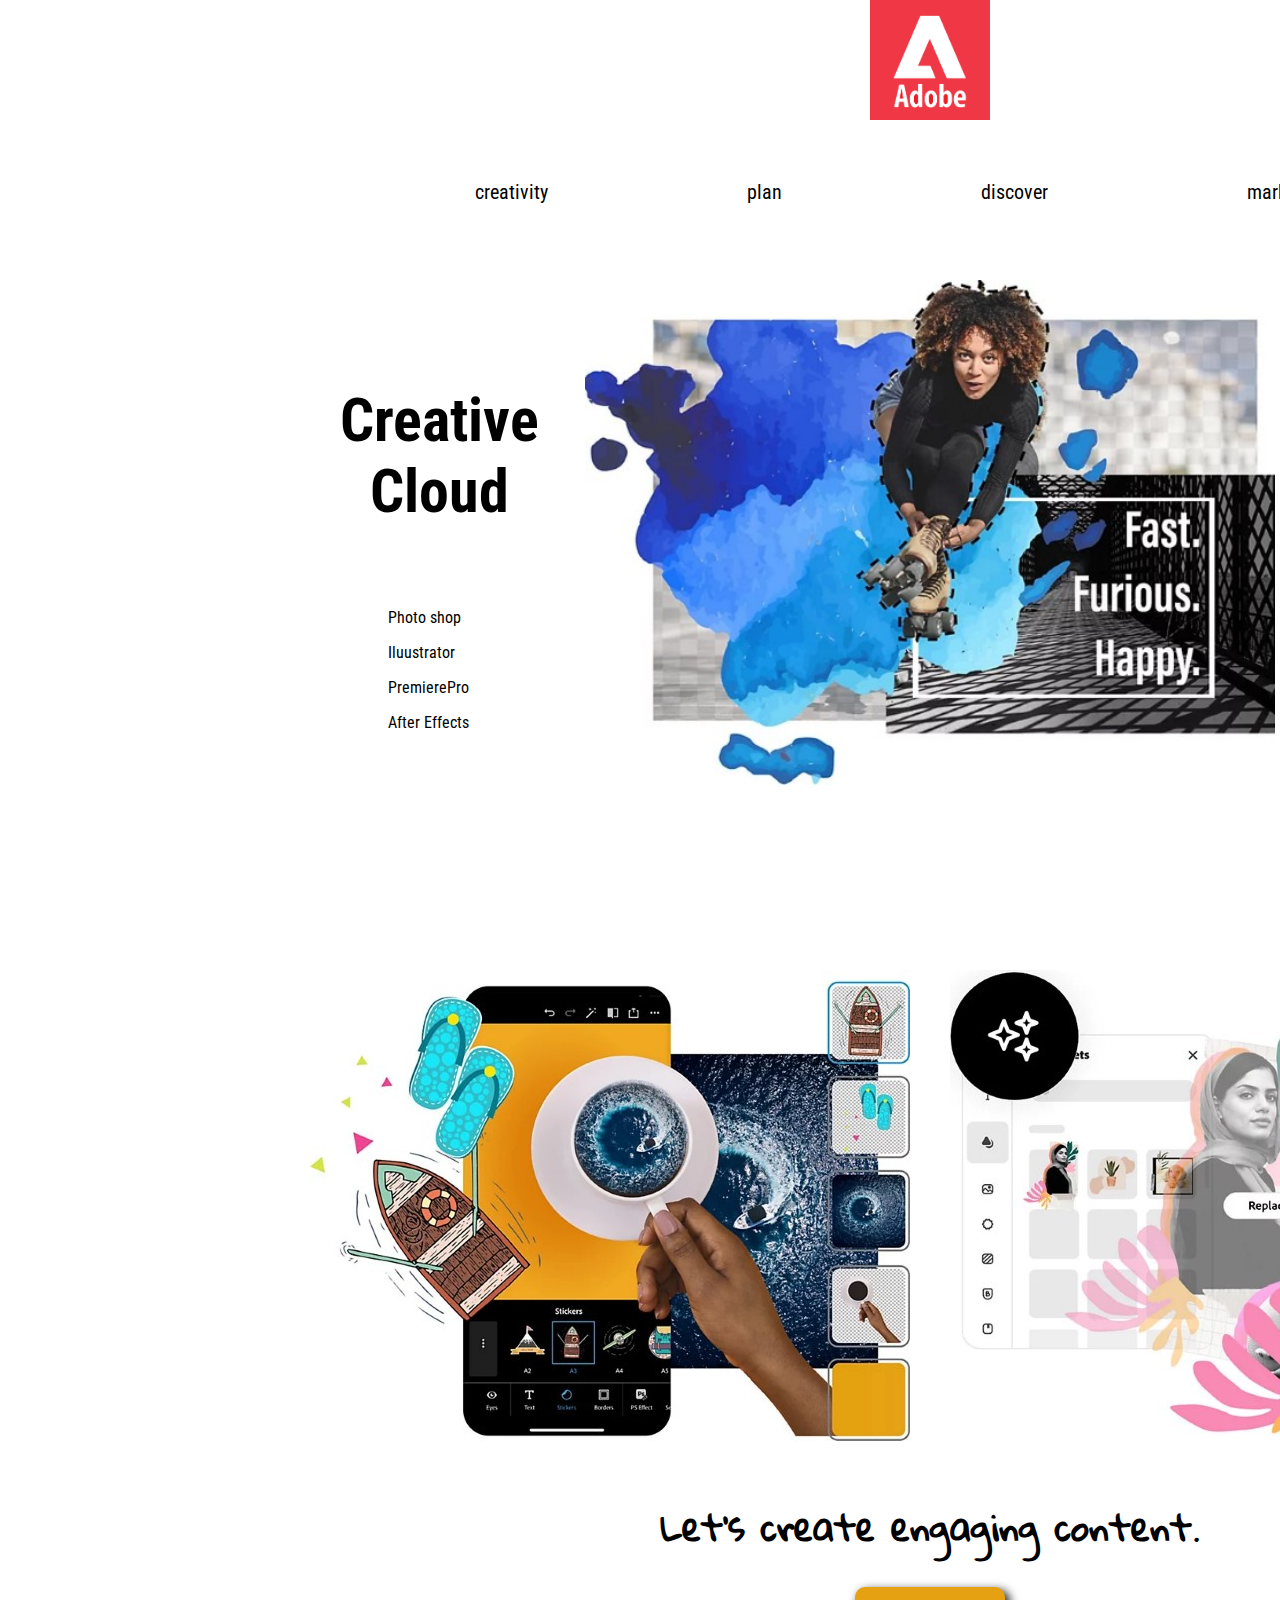
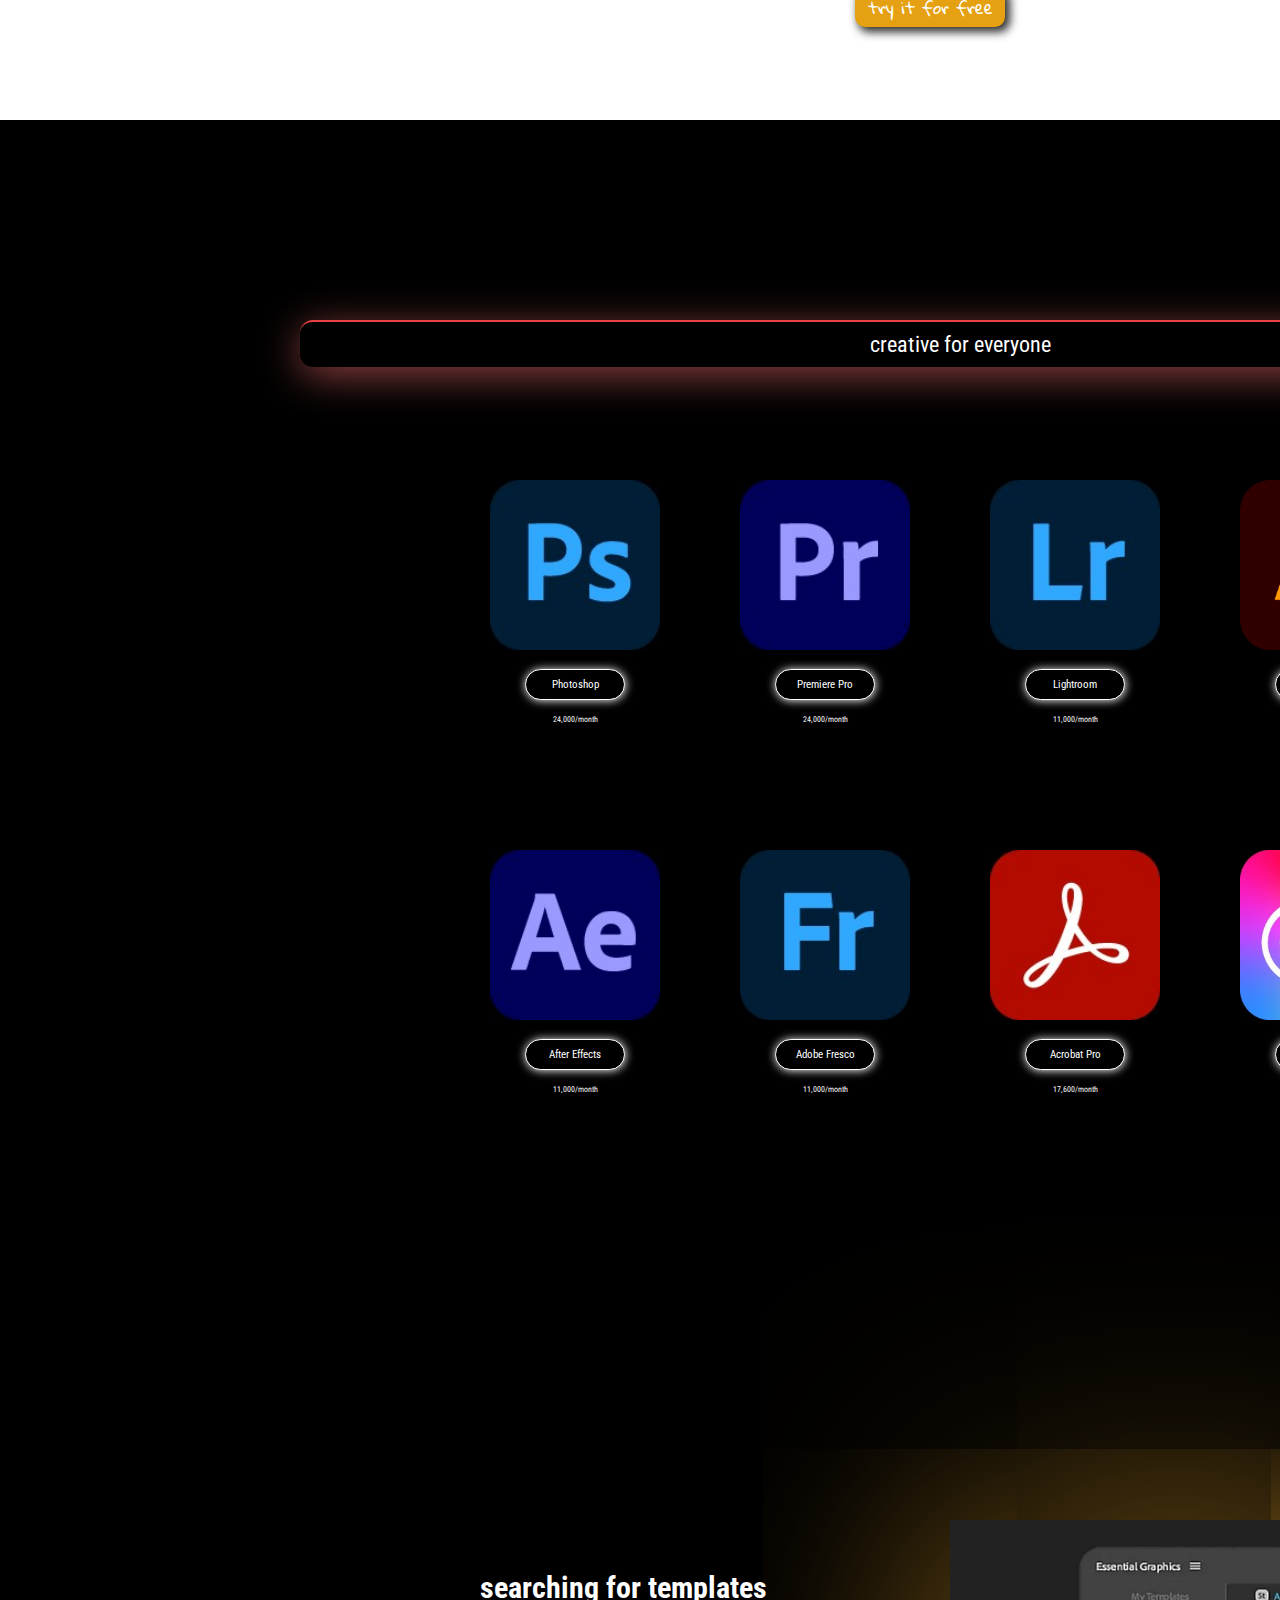
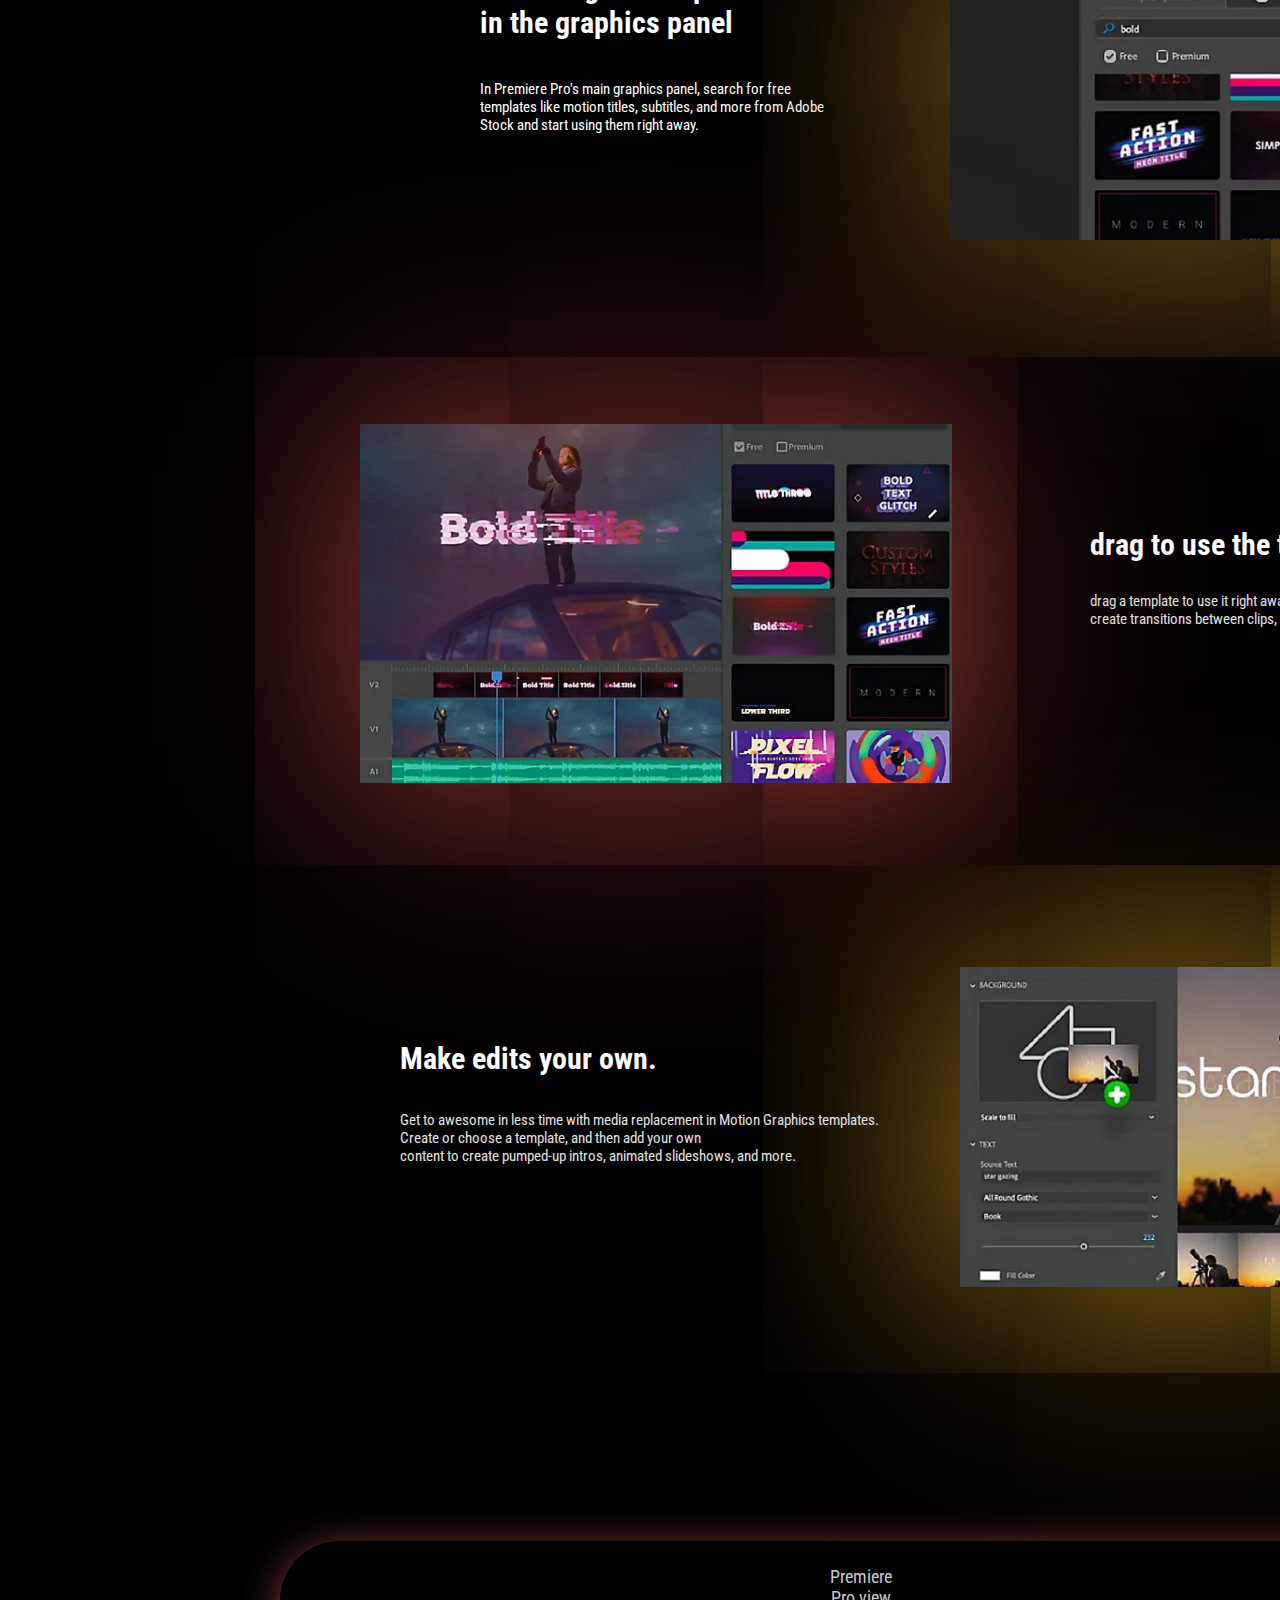
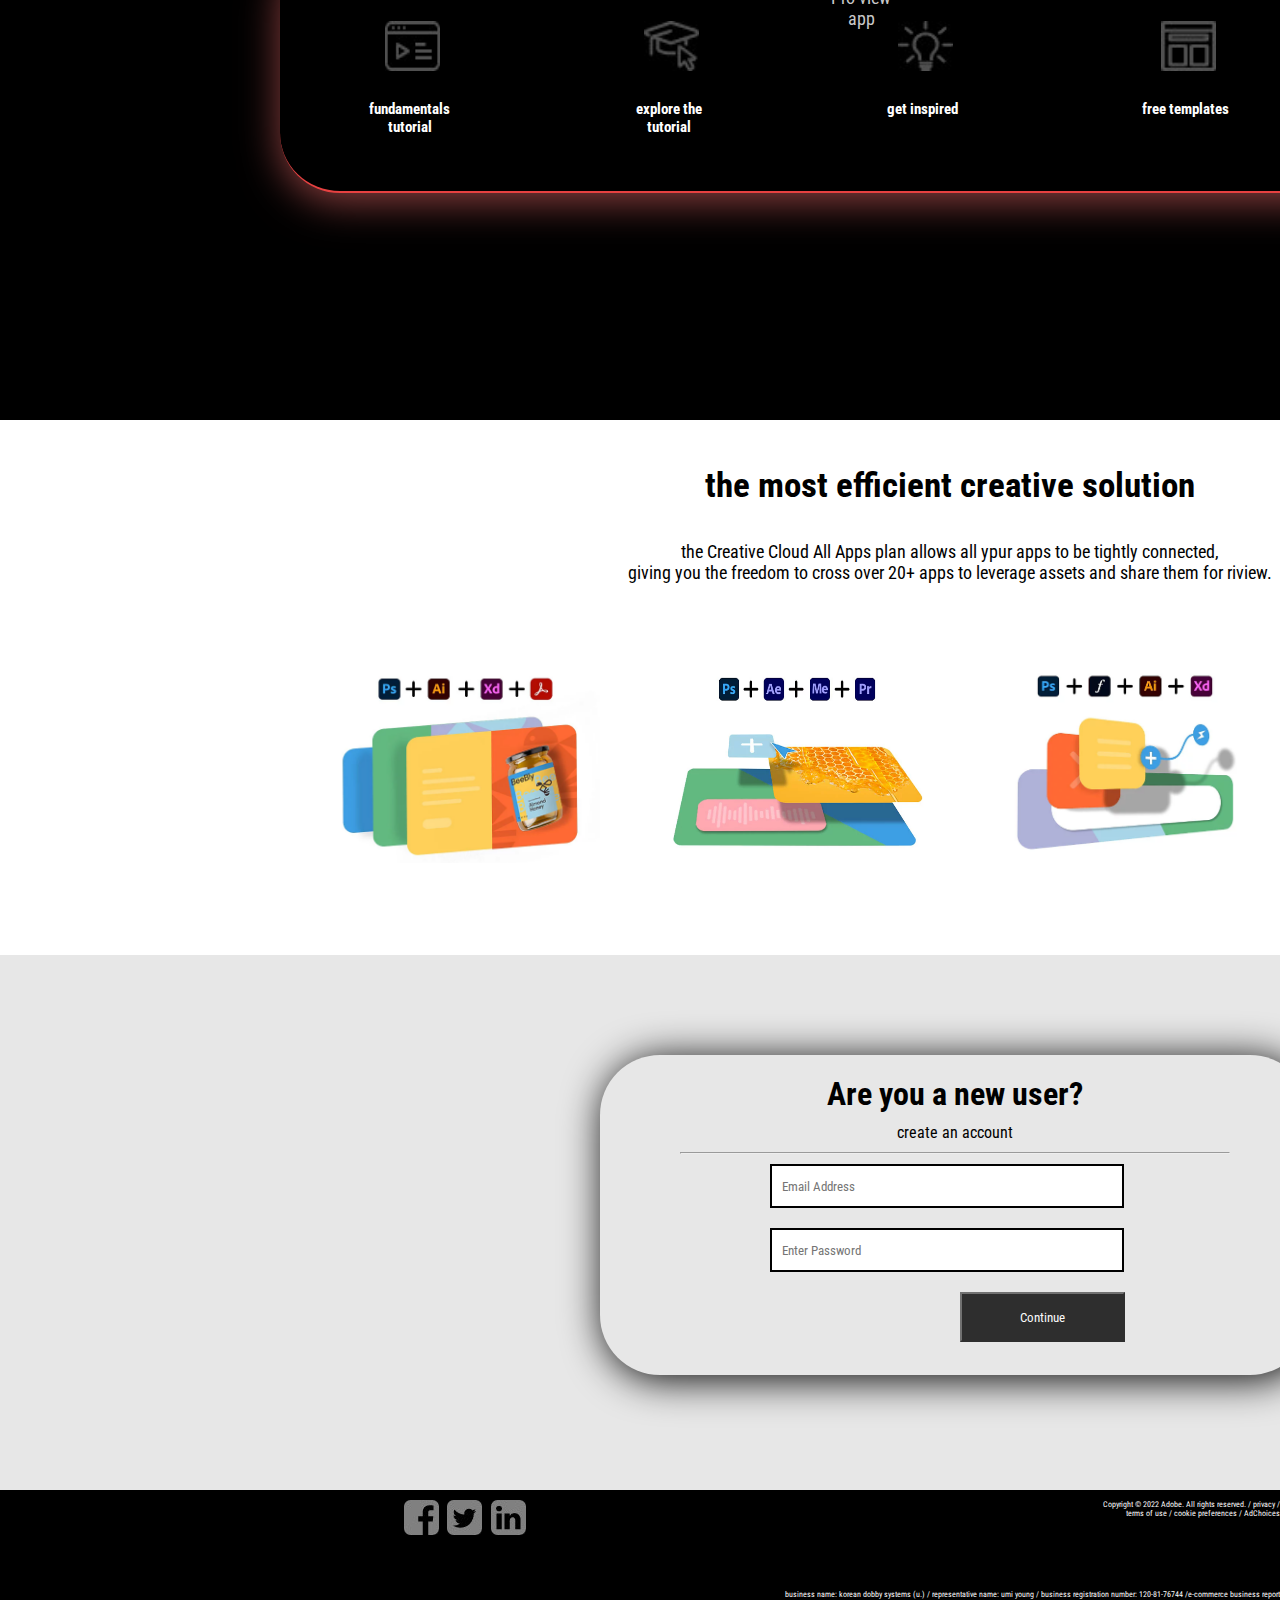
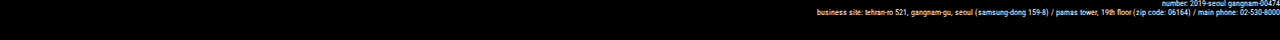
<file: index.html>
<!DOCTYPE html>
<html lang="en">
<head>
    <meta charset="UTF-8">
    <meta http-equiv="X-UA-Compatible" content="IE=edge">
    <meta name="viewport" content="width=device-width, initial-scale=1.0">
    <title>adobe main</title>
    <link rel="stylesheet" href="css/index.css">
   
</head>
<body>
  
    <div id="main">
        <header>
            <div id="logo">
                <a href="index.html"><img src="img/main/logo.png" alt="logo"></a>
            </div>
            <div id="login">
                <div><a href="#"><img src="img/main/manubar.png" alt="search"></a></div>
                <div><a href="#"><img src="img/main/admin.png" alt="admin"></a></div>
                <div><a href="#"><img src="img/main/menubar1.png" alt="menubar"></a></div>
            </div>
            <nav>


                <div id="menu">
                    <a href="detail_page.html" class="link">creativity  </a>
                    <a href="plan.html" class="link">plan</a>
                    <a href="#" class="link">discover</a>
                    <a href="#" class="link">marketing&commercr</a>
        
                </div>
        
        
        
            </nav>

        </header>

        <div id="slider">
            <h1>Creative <br>Cloud</h1>
            <ul>
                <li><a href="#"> Photo shop</a></li>
                <li><a href="#">Iluustrator</a></li>
                <li><a href="#">PremierePro</a></li>
                <li><a href="#">After Effects</a></li>
            </ul>
            <img src="img/main/main.jpg" alt="main_img">
            <p>welcome. <br>
                new Creative Cloud Express free use,<br> 
                Creative Cloud products free experience report<br>
                visualizing imagine realized how learn look at.</p>
            <h2>MAKE</h2>

            <button class="bt1">  Plan now </button>

        </div>

        <section>
            
            <div id="sub-img">
                <div class="sub-img1"><a href="#"><img src="img/main/sub1.jpg" alt="sub1"></a></div> 
                <div class="sub-img2"><a href="#"><img src="img/main/main2.jpg" alt="sub2"></a></div>
             
                </div>
                <h2> Let's create engaging content.</h2>
                <button type="button"> try it for free </button>
    

        </section>       
    
    </div>

    <div id="sub1">
        <div id="sub1-list">
            <a href="#" class="p1"><p>creative for everyone</p></a>
            
            
        
            <div id="list-box">
                <!--Photoshop-->
                <div class="box1"> <a href="https://www.adobe.com/products/photoshop.html"><img src="img/main/list1.jpg" alt="list1"></a>
                    <button type="button"> Photoshop </button>
                    <p>24,000/month</p>
                </div>
                <!--Premiere Pro-->
                <div class="box2"><a href="https://www.adobe.com/creativecloud/video.html"><img src="img/main/list2.jpg" alt="list2"></a>
                    <button type="button"> Premiere Pro </button>
                    <p>24,000/month</p>  
                </div>
                <!--Lightroom-->
                <div class="box3"><a href="https://www.adobe.com/products/photoshop-lightroom.html"><img src="img/main/list3.jpg" alt="list3"></a>
                
                    <button type="button"> Lightroom </button>
                    <p>11,000/month</p> 
                
                </div>
                <!--Illustratop-->
                <div class="box4"><a href="https://www.adobe.com/products/illustrator.html"><img src="img/main/list4.png" alt="list4"></a>
                
                 <button type="button"> Illustratop </button>
                 <p>24,000/month</p> 
                
                </div>
                <!--After Effectsm-->            
                <div class="box5"><a href="https://www.adobe.com/products/aftereffects.html?promoid=2K4PCGG9&mv=other"><img src="img/main/list5.jpg" alt="list5"></a>
    
                    <button type="button"> After Effects </button>
                    <p>11,000/month</p>    
                
               </div>
               <!--Adobe Fresco-->
                <div class="box6"><a href="https://www.adobe.com/products/fresco.html"><img src="img/main/list6.jpg" alt="list6"></a>
    
                    <button type="button"> Adobe Fresco </button>
                    <p>11,000/month</p> 
    
                </div>
                <!--Acrobat Pro-->
                <div class="box7"><a href="https://www.adobe.com/products/acrobat-pro-cc.html"><img src="img/main/list7.jpg" alt="list7"></a>
    
                    <button type="button"> Acrobat Pro </button>
                    <p>17,600/month</p> 
              
                </div>
              
                <div class="box8"><a href="https://www.adobe.com/creativecloud.html"><img src="img/main/list8.jpg" alt="list8"></a>
    
                    <button type="button"> Creative Cloud </button>
                    <p>62,000/month</p> 
                   
                </div>
            </div>
        </div>

       

        <div id="sub2_page">
        

            <div id="page">
                <div class="box1">
                    <h2>searching for templates<br>
    
                        in the graphics panel</h2>
                    <p>In Premiere Pro's main graphics panel, search for free <br>
                        templates like motion titles, subtitles, and more from Adobe <br>
                        Stock and start using them right away.</p>
                </div>
                <div class="box2">
                    <img src="img/main/script1.jpg" alt="script1" >
                </div>
            
                <div class="box3"><img src="img/main/script2.jpg" alt="script2" ></div>
                <div class="box4">
                    <h2>drag to use the template directly</h2>
                    <p>drag a template to use it right away. preview template effects, <br>
                        create transitions between clips, or change templates freely.</p>
                </div>

                <div class="box5"><img src="img/main/script3.jpg" alt="script3" ></div>
                <div class="box6">
                    <h2>Make edits your own.</h2>
                    <p>Get to awesome in less time with media replacement in Motion Graphics templates.<br> Create or choose a template, and then add your own<br> content to create pumped-up intros, animated slideshows, and more.</p>
                </div>
    
                <div id="sub2-iconbox">
                    <p class="pro">Premiere Pro view app</p>
                    
                    <div id="icon">
                        <div class="icon1">
                        <a href="#"><img src="img/main/icon1.jpg" alt="icon1"></a>
                        <h5>fundamentals<br>
                            tutorial</h5>
                        </div>
                            
                        <div  class="icon2"><a href="#">
                            <img src="img/main/icon2.jpg" alt="icon2"></a>
                            <h5>explore the <br>
                             tutorial</h5>
                        </div>
    
                        <div  class="icon3">
                            <a href="#"><img src="img/main/icon3.jpg" alt="icon3"></a>
                            <h5>get inspired</h5>
                        </div>
                        
                        <div  class="icon4">
                            <a href="#"><img src="img/main/icon4.jpg" alt="icon4"></a>
                            <h5>free templates</h5>
                        </div>
    
                        <div  class="icon5">
                            <a href="#"><img src="img/main/icon5.jpg" alt="icon5"></a>
                            <h5>get help</h5>
                        </div>
                    </div>   
                </div> 
            </div>   
        </div>
    </div>

        <div id="sub2_bn">
            <div id="sub2-text">
                <h4>the most efficient creative solution</h4>
                <p>the Creative Cloud All Apps plan allows all ypur apps to be tightly connected,<br>
                giving you the freedom to cross over 20+ apps to leverage  assets and share them for riview.
                </p>
            </div>

            <div class="bn-box">
                <div class="bn">
                    <a href="#"><img src="img/main/bn1.PNG" alt="bn1"></a>
                </div>

                <div class="bn">
                    <a href="#"><img src="img/main/bn2.PNG" alt="bn2"></a>
                </div>

                <div class="bn">
                    <a href="#"><img src="img/main/bn3.PNG" alt="bn3"></a>
                </div>
                <div class="bn">
                    <a href="#"><img src="img/main/bn4.PNG" alt="bn4"> </a>
                </div>
            </div>

        </div>

        <div id="sub2_account">

            <div id="account">
                <form>
                    <h1>Are you a new user?</h1>
                    <p>create an account</p>
                    <hr>
    
                    
                    <input type="text" name="email" id="email" placeholder="Email Address" required><br>
                    
                    
                    <input type="password" name="password" id="password" placeholder="Enter Password" required>
    
                    <div class="button">
                        <button type="button">Continue</button>
                    </div>
                </form>
            </div>
         </div>
    

    <div id="footer">
        
        <div id="foooter-icon">
            <a href="#"><img src="img/main/f_icon1.jpg" alt="f_icon1"></a>
            <a href="#"><img src="img/main/f_icon2.jpg" alt="f_icon2"></a>
            <a href="#"><img src="img/main/f_icon3.jpg" alt="f_icon3"></a>
            
        </div>
        <p class="p1">
            Copyright © 2022 Adobe. All rights reserved.  / privacy / terms of use / cookie preferences / AdChoices

        </p>
        <p class="p2">
            business name: korean dobby systems (u.) / representative name: umi young / business registration number: 120-81-76744 /e-commerce business report number: 2019-seoul gangnam-00474<br> 
            business site: tehran-ro 521, gangnam-gu, seoul (samsung-dong 159-8) / parnas tower, 19th floor (zip code: 06164) / main phone: 02-530-8000
        </p>


    </div>
   
   
    
</body>
</html>
</file>
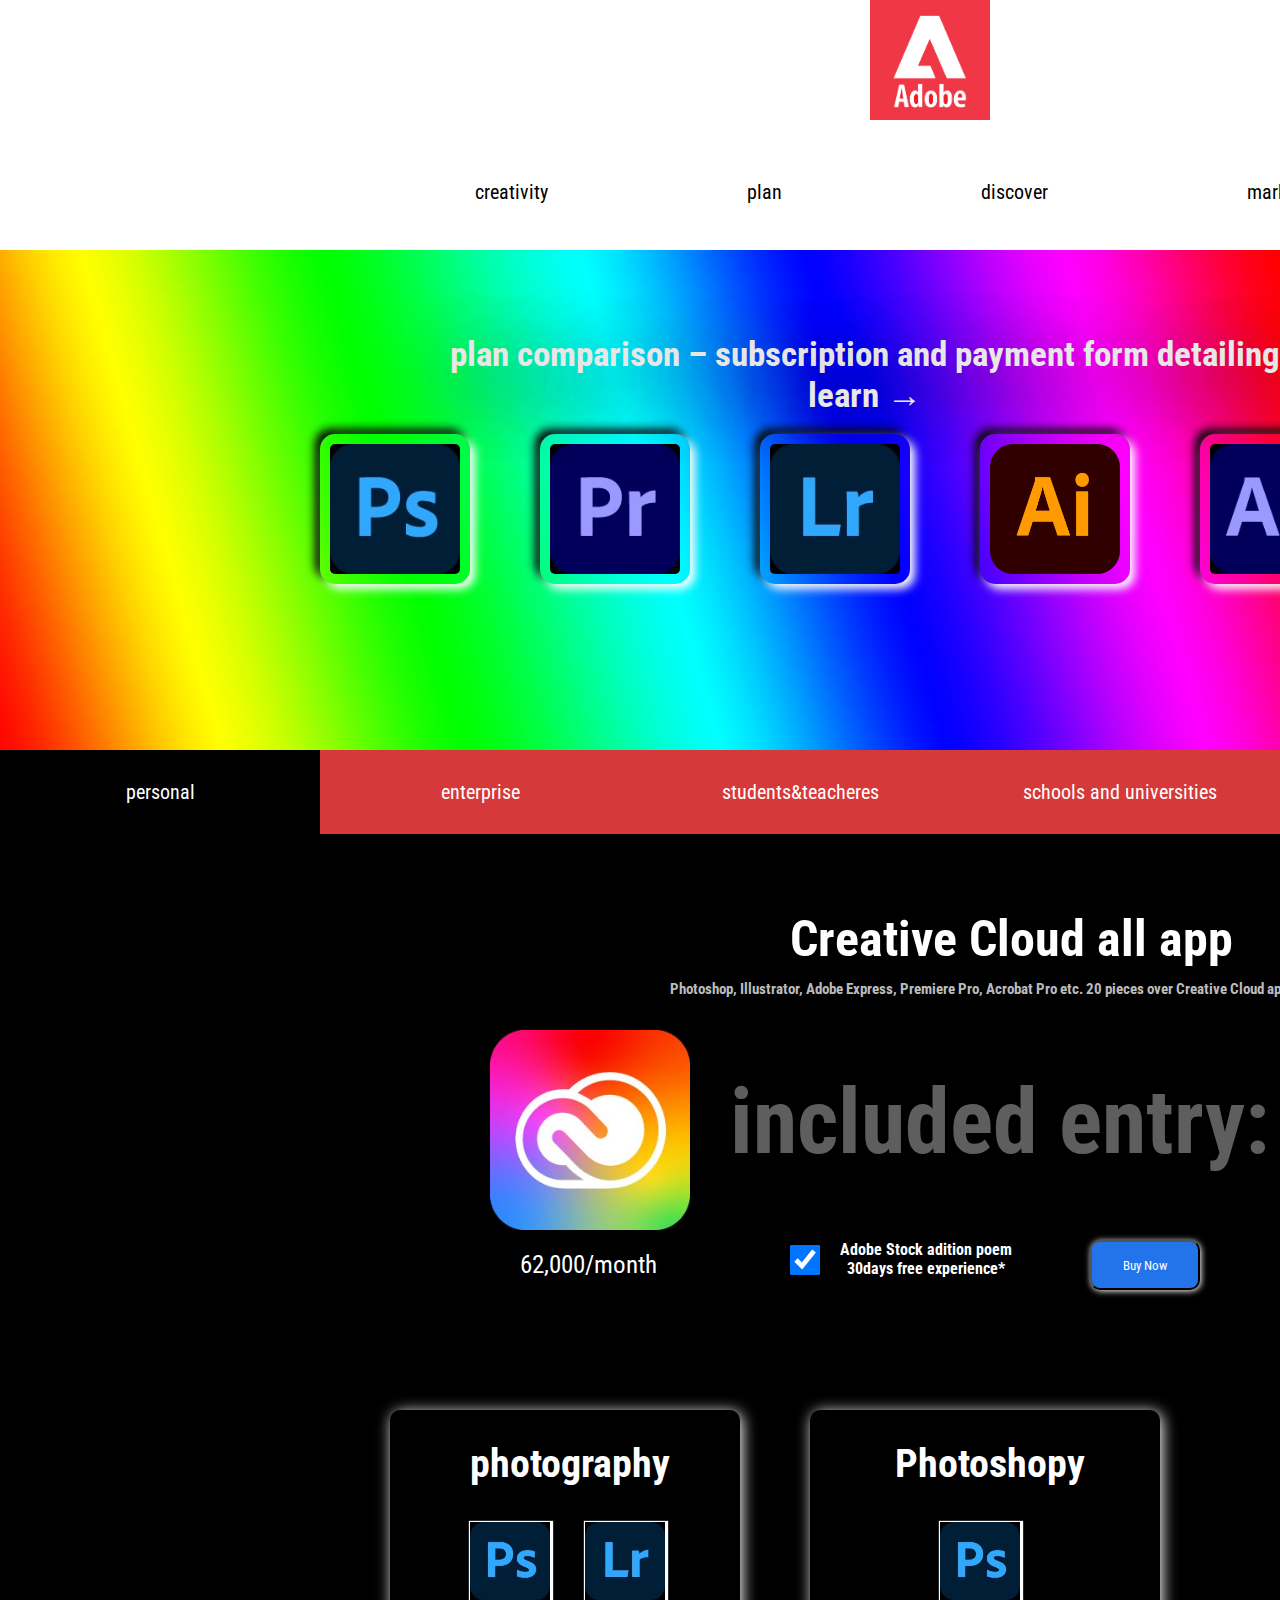
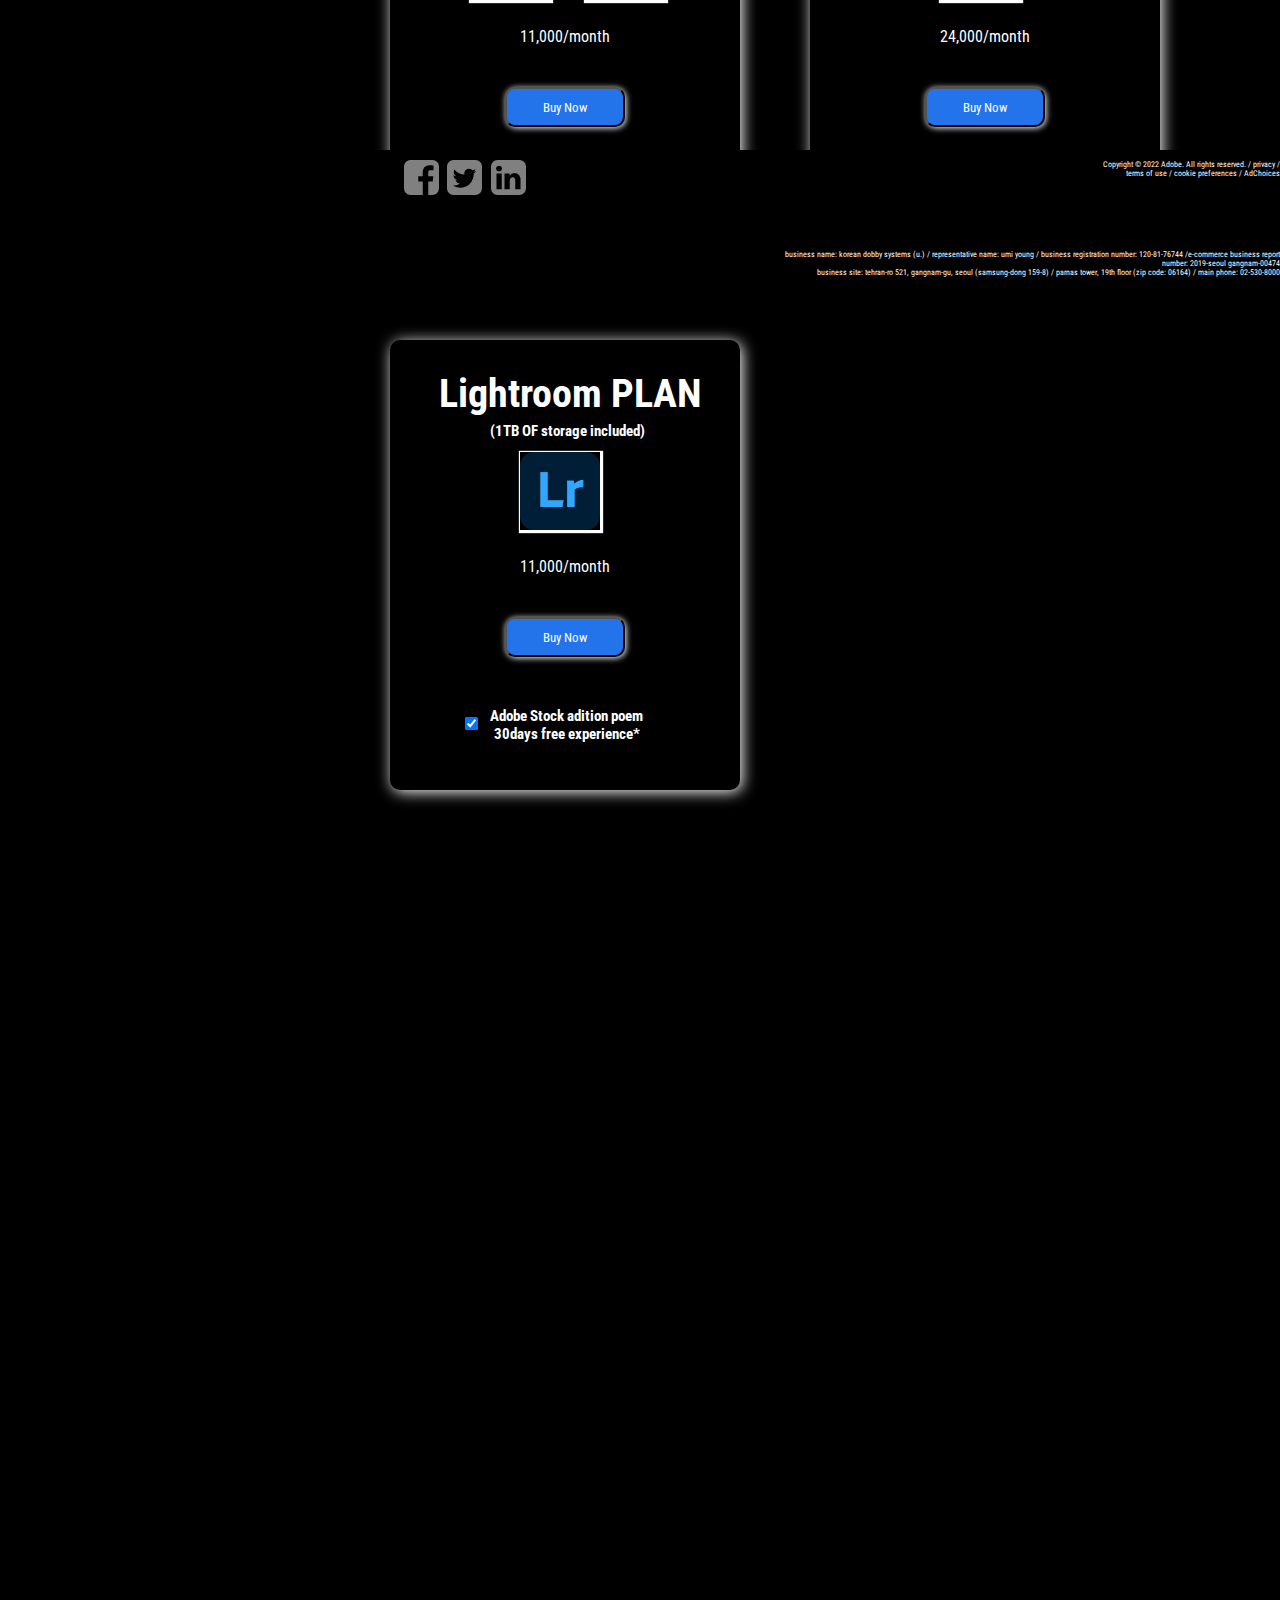
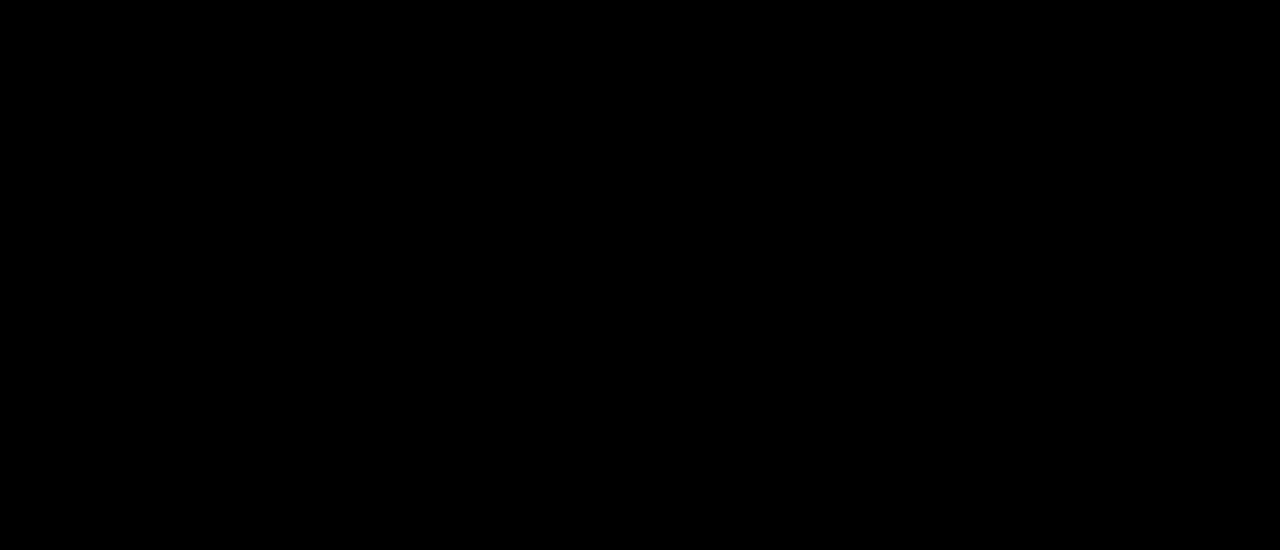
<file: plan.html>
<!DOCTYPE html>
<html lang="en">
<head>
    <meta charset="UTF-8">
    <meta http-equiv="X-UA-Compatible" content="IE=edge">
    <meta name="viewport" content="width=device-width, initial-scale=1.0">
    <title>plan page</title>
    <link rel="stylesheet" href="css/footer.css">
    <link rel="stylesheet" href="css/main.css">
    <link rel="stylesheet" href="css/plan.css">
    
    <script src="https://ajax.aspnetcdn.com/ajax/jQuery/jquery-3.4.0.min.js"></script>
    
</head>

<body>
  
    <div id="main">
        <header>
            <div id="logo">
                <a href="index.html"><img src="img/main/logo.png" alt="logo"></a>
            </div>
            <div id="login">
                <div><a href="#"><img src="img/main/manubar.png" alt="search"></a></div>
                <div><a href="#"><img src="img/main/admin.png" alt="admin"></a></div>
                <div><a href="#"><img src="img/main/menubar1.png" alt="menubar"></a></div>
            </div>
            <nav>


                <div id="menu">
                    <a href="detail_page.html" class="link">creativity  </a>
                    <a href="plan.html" class="link">plan</a>
                    <a href="#" class="link">discover</a>
                    <a href="#" class="link">marketing&commercr</a>
        
                </div>
        
        
        
            </nav>

        </header>
    </div>
</div>
    <div id="slider">
        <img src="img/plan/slider.jpg" alt="sub2" class="blob">
        <h1 class="s_h1"><a href="">plan comparison – subscription and payment form detailing learn →</a> </h1>
        <div id="iconlist">
        <a href="#"><img src="img/main/list1.jpg" alt="list1" class="icon"></a>
        <a href="#"><img src="img/main/list2.jpg" alt="list2" class="icon"></a>
        <a href="#"><img src="img/main/list3.jpg" alt="list3" class="icon"></a>
        <a href="#"><img src="img/main/list4.png" alt="list4" class="icon"></a>
        <a href="#"><img src="img/main/list5.jpg" alt="list5" class="icon"></a>
        <a href="#"><img src="img/main/list6.jpg" alt="list6" class="icon"></a>
    </div>


    <div id="sub-plan">

        <div id="plan">
            <button class="tablink" onclick="openPage('personal',this,'black')" id="defaultOpen">personal</button>
            <button class="tablink" onclick="openPage('enterprise',this,'black')">enterprise</button>
            <button class="tablink" onclick="openPage('student',this,'black')">students&teacheres</button>
            <button class="tablink" onclick="openPage('schools',this,'black')">schools and universities</button>
        </div>

        <div id="personal" class="tabcontent">
            <div id="container1">
                <div class="item1">
                    <a href="#"><img src="img/main/list8.jpg" alt="lsit8"></a>
                    <h2>Creative Cloud all app</h2>
                    <h3>Photoshop, Illustrator, Adobe Express, Premiere Pro, Acrobat Pro etc. 20 pieces over Creative Cloud apps use it.</h3>
                    <input type="checkbox" name="plan" id="box_plan" checked> 
                    <h4>Adobe Stock adition poem<br> 30days free experience*</h4>
                    <p>62,000/month</p>
                    <button type="button" id="myBtn">Buy Now</button>
                    
                    <h5>included entry:</h5>
                    <div class="title"> 
                        <span class="title-content">Acrobat Pro  </span>
                        <span class="title-content title-second">Photoshop  </span>
                        <span class="title-content title-third">Illustrator </span>
                        <span class="title-content title-fourth">InDesigne </span>
                        <a href=""><span class="title-content title-five"> The more </span></a>
                    </div>
                   
                </div>
                <div class="item">
                    <h2>photography</h2>
                    <div class="img1"><img src="img/main/list1.jpg" alt="list1"></div>
                    <div class="img2"><img src="img/main/list3.jpg" alt="list3"></div>
                    
                    <p>11,000/month</p>
           
                    <input type="checkbox" name="plan" id="box_plan" checked> 
                    <h4>Adobe Stock adition poem<br> 30days free experience*</h4>
                    <button type="button">Buy Now</button>
                </div>
                <div class="item">
                    <h2>Photoshopy</h2>
                    
                    <div class="img3"><img src="img/main/list1.jpg" alt="list1"></div>
                    <p>24,000/month</p>
           
                    <input type="checkbox" name="plan" id="box_plan" checked> 
                    <h4>Adobe Stock adition poem<br> 30days free experience*</h4>
                    <button type="button" id="myBtn">Buy Now</button>

                   
                </div>

                <div class="item">
                    <h2>Lightroom PLAN<br> <span>(1TB OF storage included)</span></h2>
                    
                    <div class="img4"><img src="img/main/list3.jpg" alt="list3"></div>
                    <p>11,000/month</p>
           
                    <input type="checkbox" name="plan" id="box_plan" checked> 
                    <h4>Adobe Stock adition poem<br> 30days free experience*</h4>
                    <button type="button">Buy Now</button>
                </div>
            </div>
        </div>
        <div id="enterprise"class="tabcontent">
            <div id="container2">
                <div class="caption1">
                    <p>go to school without a bag with<br> a
                        mobile app</p>
                        <div id="imgbox">
                            <div class="img"></div>
                            <div class="img"></div>
                            <div class="img"></div>
                        </div>

                </div>
            </div>
           
        </div>
        <div id="student"class="tabcontent">
            <div id="container3">
                <div class="caption">
                    <div class="step">
                        <div class="step1">
                        <h6>STEP 01.</h6>
                        <h4>check your student or teacher status</h5>
                        <h5>use the buttons below to see if you're eligible for student<br> and teacher discounts.</h5>
                        </div>
                    </div>
                    <div class="step">
                        <div class="step2">
                            <h6>STEP 02.</h6>
                            <h4>Buy Creative Cloud</h4>
                            <h5>Press the Buy button to buy Creative Cloud.</h5>
                            </div>
                    </div>
                    <div class="step">
                        <div class="step3">
                            <h6>STEP 03.</h6>
                            <h4>please enter your school and major information</h4>
                            <h5>at the end of the payment process, enter your school<br> and major information.</h5>
                            </div>
                    </div>
                </div>
                <div class="caption2">
                    <div class="itembox">
                        <p>All Adobe apps<br>
                            at the price of one app</p>
                        <div class="item">
                            <h3>Creative Cloud for<br>
                                Students and Teachers</h3>
                            <h4>Get all 30 Adobe apps for less than 1 app at a time</h4>
                            <h5>monthly payment of ₩23,100</h5>
                            <button type="button" class="btn1" >try it for free</button>
                            <button type="button" class="btn2">buy now</button>
                        </div>
                        <div class="item" >
                            <h3>Creative Cloud All Apps for<br>
                            the End User</h3>
                            <h4>even if you are not a student, graphics, footage, etc.

                                Get access to all 30 Adobe apps</h4>
                            <h5>monthly payment of ₩62,000</h5>
                            <button type="button" class="btn1" >learn more</button>
                            
                        </div>
                    </div>
                </div>
                <div class="caption3">
                    <p>go to school without a bag with<br> a
                        mobile app</p>
                    <div class="imgbox">
                        
                            <div id="img1"><img src="img/plan/st1.PNG" alt=""></div>
                            <div id="img2"><img src="img/plan/st2.PNG" alt=""></div>
                            <div id="img3"><img src="img/plan/st3.PNG" alt=""></div>
                            <div id="img4"><img src="img/plan/st4.PNG" alt=""></div>
                            <div id="img5"><img src="img/plan/st5.PNG" alt=""></div>
                    </div>
                </div>
            </div>
            
        </div>
        <div id="schools"class="tabcontent">
            
    </div>
     <!--order form *display:none* button click-show-->
     <div id="myModal" class="modal"> 
        <div id="orderbox" class="modal-content">
            <span class="close">&times;</span>

            <div class="col1">
                <form action="/action_page.php" class="form-container">

                    <label for="method"> <b> add a payment met hod </b> </label>
                    <select name="method" id="method">
                        <option value="method1">credit/debit cards</option>
                    </select><br>

                    <label for="cardnumber"> credit/debit card number</label>
                    <input type="text" name="cardnumber" id="cardnumber">

                    <label for="month">expiration month</label>
                    <input type="month" name="month" id="month">

                    <label for="code">security code</label>
                    <input type="text">

                <div class="row1"> 
                        <div class="row1-1"> <label for="surname">surname</label>
                        <input type="text">
                        </div>

                        <div class="row1-2"><label for="name">name</label>
                        <input type="text">
                        </div> 
                </div>

                    <label for="country"> country/region</label>
                    <select name="country" id="country">
                        <option value="korea" selected>republic of korea</option>
                    </select>

                    <div class="order">
                    <p>By placing a reassuring order, you agree to Adobe's <span> subscription and cancellation terms and conditions.</span></p>
                    </div>

                    <button type="button" class="orderbutton">place an order</button>
            </div>
            <div id="cols2">  
                <h2> kim haedeun, welcome!</h2>
                <h5>the adobe ID account you are currently using</h5><br>
                <hr>

            
                    <h4>my orders</h4>
                    <div class="myorders">
                    <img src="img/plan/white_list1.jpg" alt="list8" width="20px" height="20px"><span> <b>Creative Cloud with 100GB <br>capacity All apps</b> </span><br>

                    <label for="commitment">commitment</label><br>
                    <select name="commitment" id="commitment">
                        <option value="93,000/month" selected>monthly plan</option>
                        <option value="62,000/month">annual plan, monthly payment</option>
                        <option value="712,800/year">annual plan,prepaid</option>
                    </select>
                    <hr>
                    <div id="total">
                        <p>subtotal</p>
                        <h3>VAT 10%</h3>
                        <h4>total to date</h4>
                        
                        <span id="subtotal"> 84,545/month</span>
                        <span id="vat"> 8,455/month</span>
                        <span id="price"> 93,000/month</span>
                    
                    </div>
                </div>
                <p class="learn">
                    <b>to receive a full refund, please cancel before may 9.</b>
                    You can cancel your subscription at any time by using your Adobe account page or by contacting 
                    customer support. learn
                </p>

            </div>    

            </form>
            
        

        </div>
    </div>
    <!--form-->


  
   

    <div id="footer">
        
        <div id="foooter-icon">
            <a href="#"><img src="img/main/f_icon1.jpg" alt="f_icon1"></a>
            <a href="#"><img src="img/main/f_icon2.jpg" alt="f_icon2"></a>
            <a href="#"><img src="img/main/f_icon3.jpg" alt="f_icon3"></a>
            
        </div>
        <p class="p1">
            Copyright © 2022 Adobe. All rights reserved.  / privacy / terms of use / cookie preferences / AdChoices

        </p>
        <p class="p2">
            business name: korean dobby systems (u.) / representative name: umi young / business registration number: 120-81-76744 /e-commerce business report number: 2019-seoul gangnam-00474<br> 
            business site: tehran-ro 521, gangnam-gu, seoul (samsung-dong 159-8) / parnas tower, 19th floor (zip code: 06164) / main phone: 02-530-8000
        </p>


    </div>
   
   
    <script>
          function openPage(pageName,elmnt,color) {
          var i, tabcontent, tablinks;
          tabcontent = document.getElementsByClassName("tabcontent");
          for (i = 0; i < tabcontent.length; i++) {
            tabcontent[i].style.display = "none";
          }
          tablinks = document.getElementsByClassName("tablink");
          for (i = 0; i < tablinks.length; i++) {
            tablinks[i].style.backgroundColor = "";
          }
          document.getElementById(pageName).style.display = "block";
          elmnt.style.backgroundColor = color;
        }
        
        // Get the element with id="defaultOpen" and click on it
        document.getElementById("defaultOpen").click();
    </script>

<script>
    $(function(){
        $("#commitment").change(function(){
            if($(this).val()=="93,000/month"){
                $( '#price' ).text( $( this ).val() );
                $('#subtotal').text( "84,545/month" );
                $('#vat').text( "8,455/month" );


            } else if($(this).val()=="62,000/month"){
                $( '#price' ).text($( this ).val());
                $('#subtotal').text( "56,364/month" );
                $('#vat').text("5,636/month");
                

            } else if($(this).val()=="712,800/year"){
                $( '#price' ).text( $( this ).val() );
                $('#subtotal').text("648,000/year" );
                $('#vat').text( "64,800/year" );
            }
        });
    });

    
    </script>

            <script>
            // Get the modal
            var modal = document.getElementById("myModal");

            // Get the button that opens the modal
            var btn = document.getElementById("myBtn");

            // Get the <span> element that closes the modal
            var span = document.getElementsByClassName("close")[0];

            // When the user clicks the button, open the modal 
            btn.onclick = function() {
            modal.style.display = "block";
            }

            // When the user clicks on <span> (x), close the modal
            span.onclick = function() {
            modal.style.display = "none";
            }

            // When the user clicks anywhere outside of the modal, close it
            window.onclick = function(event) {
            if (event.target == modal) {
                modal.style.display = "none";
            }
            }
        </script>
<!-- Code injected by live-server -->
<script type="text/javascript">
	// <![CDATA[  <-- For SVG support
	if ('WebSocket' in window) {
		(function () {
			function refreshCSS() {
				var sheets = [].slice.call(document.getElementsByTagName("link"));
				var head = document.getElementsByTagName("head")[0];
				for (var i = 0; i < sheets.length; ++i) {
					var elem = sheets[i];
					var parent = elem.parentElement || head;
					parent.removeChild(elem);
					var rel = elem.rel;
					if (elem.href && typeof rel != "string" || rel.length == 0 || rel.toLowerCase() == "stylesheet") {
						var url = elem.href.replace(/(&|\?)_cacheOverride=\d+/, '');
						elem.href = url + (url.indexOf('?') >= 0 ? '&' : '?') + '_cacheOverride=' + (new Date().valueOf());
					}
					parent.appendChild(elem);
				}
			}
			var protocol = window.location.protocol === 'http:' ? 'ws://' : 'wss://';
			var address = protocol + window.location.host + window.location.pathname + '/ws';
			var socket = new WebSocket(address);
			socket.onmessage = function (msg) {
				if (msg.data == 'reload') window.location.reload();
				else if (msg.data == 'refreshcss') refreshCSS();
			};
			if (sessionStorage && !sessionStorage.getItem('IsThisFirstTime_Log_From_LiveServer')) {
				console.log('Live reload enabled.');
				sessionStorage.setItem('IsThisFirstTime_Log_From_LiveServer', true);
			}
		})();
	}
	else {
		console.error('Upgrade your browser. This Browser is NOT supported WebSocket for Live-Reloading.');
	}
	// ]]>
</script></body>
</html>
</file>
<file: css/index.css>
@import url("https://fonts.googleapis.com/css2?family=Roboto+Condensed&display=swap");
@import url('https://fonts.googleapis.com/css2?family=Gloria+Hallelujah&display=swap');

* {
  margin: 0;
  padding: 0;
}
ul,ol,li {
  list-style: none;
}
a {
  text-decoration: none;
}
body {

  background-color: white;
}
* {
  font-family: "Roboto Condensed", sans-serif;
}

/*main 메인 */
#main {
  width: 100%;
  height: 1670px;
  background-color: rgb(255, 255, 255);
  margin: 0 0 0 180px;
  
}
header {
  width: 1300px;
  height: 250px;
  background-color: #ffffff;
  margin: 0px 100px 0 100px;
}
#logo {
  width: 120px;
  height: 120px;
  background-color: #ffffff;
  margin: 0 0px 0 590px;
  float: left;
} /*margin 오른쪽 opx-> float속성 사용하기 위해서*/
#logo img {
  width: 120px;
  height: 120px;
}
#login {
  width: 200px;
  height: 40px;
  background-color: #ffffff;
  margin: 30px 50px 0px 0;
  float: right;
}
#login {
  display: flex;
  justify-content: space-between;
}
#login > img {
  width: 40px;
  height: 40px;
}

nav {
  width: 100%;
  height: 130px;
  background-color: #ffffff;
  clear: both;
}

#menu {
  background-color: rgb(255, 255, 255);
  
}

#menu .link {
  display: inline-block;
  margin-block: 2px;
  color: black;
  text-align: center;
  text-decoration: none;
  font-size: 20px;
  margin: 60px 0px 0 195px;
  position: relative;
}

#menu .link::after {
  content: "";
  width: 100%;
  height: 1px;
  background-color: rgb(141, 141, 141);
  border-radius: 4px;
  position: absolute;
  left: 0;
  bottom: 0;
  transform: scaleX(0);
  transform-origin: left;
  transition: transform 0.25s ease;
}

#menu .link:hover::after {
  transform: scaleX(1);
}

#slider {
  width: 1300px;
  height: 710px;
  background-color: rgb(255, 255, 255);
  margin: 0px 100px 0 100px;
}
#slider > img {
  position: relative;
  width: 690px;
  height: 505px;
  background-color: wheat;
  margin: 30px 305px 0 305px;
}
#slider > h1 {
  font-size: 60px;
  position: absolute;
  margin: 135px 60px;
  text-align: center;
}
#slider > ul {
  position: absolute;
  margin: 350px 100px;
}
#slider > ul li {
  padding: 8px;
  color: gray;
}
#slider > ul li a {
  text-decoration: none;
  color: black;
}
#slider > p {
  position: absolute;
  margin: -350px 0px 10px 1010px;
  font-size: 14px;
}
#slider > h2 {
  position: absolute;
  margin: -280px 0px 10px 1010px;
  font-size: 60px;
}
#slider > .bt1 {
  position: absolute;
  margin: 500px 0 0 -200px;
  border: 3px solid #3c67e3;
  background-color: white;
  border-radius: 5px;
  width: 120px;
  height: 50px;
  cursor: pointer;
}
#slider > .bt1 a {
  color: black;
  font-size: 20px;
}
#slider > .bt1:hover {
  animation: pulsate 1s ease-in-out;
}
@keyframes pulsate {
  0% {
    box-shadow: 0 0 25px #5ddcff, 0 0 50px #4e00c2;
  }
}



/*******************SECTION PART *******************/
section {
  width: 1300px;
  height: 710px;
  background-color: #ffffff;
  margin: 0px 100px 0 100px;
}
section > #sub-img {
  display: flex;
  margin: 0px 50px 0 50px;
}
section > #sub-img > .sub-img1 {
  margin: 10px 40px 0 -20px;
}
section > #sub-img > .sub-img2 {
  margin: 10px 200px 0 0;
}
section > h2 {
  font-weight: bold;
  font-size: 35px;
  text-align: center;
  margin: -10px auto;
  font-family: 'Gloria Hallelujah', cursive;
}
section > button {
  display: block;
  margin: 35px auto;
  border-radius: 10px;
  width: 150px;
  height: 40px;
  font-size: 16px;
  cursor: pointer;
  color: white;
  background-color: #e5a112;
  border: none;
  box-shadow: 4px 4px 10px 1px rgb(43, 43, 43);
  font-family: 'Gloria Hallelujah', cursive;
}
section > button:hover {
  transform: scale(1.2);
}

/*******************SUB1-LIST *******************/

#sub1 {
  width: 100%;
  height: 3500px;
  background-color: rgb(0, 0, 0);
  
}

#sub1-list {
  width: 1300px;
  height: 1250px;
  background-color: #000000;
  margin: 50px 100px 0 300px;
  
}


#sub1-list > a{
  color: rgb(255, 255, 255);
  font-size: 30px;
  text-align: left;
  position: absolute;
  margin: 200px 0px 0 0px;
  padding: 10px;
  font-size: 22px;
  border-radius: 13px;
  border-top: 2px solid rgb(231, 65, 65);
  width: 1300px;
  text-align: center;
  box-shadow: 1px 8px 40px rgb(143, 64, 64);
  background-color: rgb(0, 0, 0);
  
}





/* #sub1-list >.p1:hover{font-weight: bold;}*/
#sub1-list span {
  font-size: 35px;
  position: absolute;
  margin: 95px 0px 0 300px;
}
#sub1-list span a {
  color: rgb(158, 158, 158) !important;
}

#list-box {
  width: 1000px;
  height: 1250px;
  background-color: rgb(0, 0, 0);
  margin: 0 150px;
}
#list-box > div {
  float: left;
  margin: 160px 40px 0 40px;
  height: 210px;
} /*img 내부 높이 조절 가능*/
#list-box > div img {
  width: 170px;
  height: 170px;
  margin: 200px 0 0 0;
}
#list-box > div img:hover {
  transform: scale(1.1);
}
#list-box > div button {
  width: 100px;
  display: block;
  margin: 15px auto;
  padding: 8px;
  background: black;
  color: white;
  font-size: 11px;
  border: 1px solid;
  border-radius: 20px;
  box-shadow: 0.5px 0.5px 10px white;
  cursor: pointer;
}
#list-box > div button:hover {
  transform: scale(1.1);
}
#list-box > div p {
  font-size: 8px;
  text-align: center;
  color: white;
}

/*******************SUB2-page *******************/

#sub2_page > #page > .box1 img {
  width: 550px;
  height: 320px;
}
#sub2_page > #page > .box2 img {
  width: 550px;
  height: 320px;
}
#sub2_page > #page > .box5 img {
  width: 550px;
  height: 320px;
}

#sub2 {
  width: 1500px;
  height: 1070px;
  background-color: white;
  margin: 0px 0 0px 300px;
}

#sub2_page {
  width: 1300px;
  height: 1250px;
  background-color: #000000;
  margin: 150px 100px 0 300px;
}
#sub2_page > #page {
  width: 1100px;
  margin: 10px 100px;
  height: 150px;
  background-color: rgb(121, 41, 41) 23);
}
#page > .box1 {
  float: left;
  margin: 0px 0 0 80px;
 
}
#page > .box1 h2 {
  font-size: 30px;
  color: white;
  margin: 50px 0 0 0;
}
#page > .box1 p {
  font-size: 15px;
  margin: 40px 0 0 0;
  color: white;
}

#page > .box2 {
  float: right;
  margin: 0px 0 0 0;
}

#page > .box2 img {
  box-shadow: 4px 4px 1200px rgb(189, 136, 39);
  margin: 0px 0 0 0;
}
#page > .box3 {
  clear: both;
}
#page > .box3 img {
  box-shadow: 4px 4px 800px rgb(199, 71, 71);
  margin: 180px -50px 0 -40px;
}

#page > .box4 {
  float: right;
  color: white;
  margin: -260px 20px 0 0;
}

#page > .box4 h2 {
  font-size: 30px;
  color: white;
}
#page > .box4 p {
  font-size: 15px;
  margin: 30px 0 0 0;
  color: rgb(226, 226, 226);
}

#page > .box5 img {
  box-shadow: 4px 4px 800px rgb(233, 170, 33);
  margin: 180px -50px 0 560px;
}

#page > .box6 h2 {
  font-size: 30px;
  color: white;
  margin: -250px 0 0 0px;
  position: absolute;
}
#page > .box6 p {
  font-size: 15px;
  margin: -180px 0 0 0;
  color: rgb(226, 226, 226);
  position: absolute;
}

#sub2-iconbox {
  width: 1000px;
  height: 250px;

  border-radius: 60px;
  margin: 250px 0 0 -120px;
  border-bottom: 2px solid rgb(231, 65, 65);
  width: 1300px;
  text-align: center;
  box-shadow: 1px 8px 40px rgb(143, 64, 64);
  background-color: rgb(0, 0, 0);
  
}
#sub2-iconbox > #icon > div {
  float: left;
  margin: 50px auto;
  padding: 10px 95px;
}

#sub2-iconbox > #icon > div > a > img {
  width: 55px;
  height: 50px;
  margin: 20px 4px;
}
#sub2-iconbox > #icon > div > a > img:hover {
  transform: scale(1.2);
}

#sub2-iconbox > .pro{
  font-size: 18px;
  color: rgb(201, 201, 201);
  position: absolute;
  margin: 25px 550px;
}
#sub2-iconbox > #icon > div > h5 {
  color: white;
  display: block;
  margin: 5px 0 0 -6px;
  text-align: center;
  font-size: 15px;
}

/*******************SUB2-bn *******************/
#sub2_bn {
  width: 1500px;
  height: 535px;
  background-color: white;
  margin: 0px 100px 0 200px;
}
#sub2_bn > #sub2-text {
  text-align: center;
}
#sub2_bn > #sub2-text h4 {
  font-size: 35px;
  padding: 45px;
}
#sub2_bn > #sub2-text p {
  font-size: 18px;
  margin: -10px 0 30px 0;
}
#sub2_bn > .bn-box {
  width: 1300px;
  height: 300px;
  background-color: rgb(255, 255, 255);
  border-radius: 60px;
  box-sizing: border-box;
  display: flex;
  margin: 10px 100px;
  box-shadow: 4px 4px 11px rgb(255, 255, 255);
}
#sub2_bn > .bn-box > .bn img {
  width: 270px;
  height: 200px;
  margin: 20px auto;
}
#sub2_bn > .bn-box > .bn {
  flex: 50%;
  padding: 30px;
}
.bn-box > .bn > a:hover {
  background-color: #cecece;
}

/*******************SUB2-account *******************/
#sub2_account {
  position: relative;
  width: 100%;
  height: 535px;
  background-color: #e7e7e7;
  
}
#sub2_account > #account {
  width: 550px;
  height: 300px;
  position: absolute;
  margin: 100px 600px; /*박스배치*/
  padding: 10px 80px;
  box-sizing: content-box;
  box-shadow: 4px 4px 40px black;
  border-radius: 60px;
}

#account p,
h1 {
  text-align: center;
  margin: 10px auto;
}

#account > form > input[type="text"],
input[type="password"] {
  width: 60%;
  height: 20px;
  padding: 10px;
  margin: 10px 90px;
  border: 2px solid black;
  background-color: rgb(255, 255, 255);
}

#account > form > input[type="text"]:focus,
input[type="password"]:focus {
  background-color: rgb(218, 218, 218);
}
#account > form > .button > button {
  background-color: rgb(0, 0, 0);
  color: rgb(255, 255, 255);
  width: 100px;
  height: 50px;
  padding: 5px 5px;
  margin: 10px 280px;
  cursor: pointer;
  width: 30%;
  opacity: 0.8;
}
#account > form > .button > button:hover {
  opacity: 1;
}

/*******************footer *******************/
#footer {
  width: 100%;
  height: 150px;
  background-color: black;
  
  position: relative;
}
#footer > #foooter-icon {
  width: 130px;
  height: 40px;
  background-color: rgb(0, 0, 0);
  display: flex;
  justify-content: space-around;
  position: absolute;
  margin: 10px  0 0 400px;
}
#footer > #foooter-icon > img {
  width: 35px;
  height: 35px;
}
#footer > .p1,
.p2 {
  color: white;
  font-size: 8px;
  text-align: right;
}

#footer > .p1 {
  position: absolute;
  margin: 10px 0px 0 1100px;
}
#footer > .p2 {
  position: absolute;
  margin: 100px 0 0 760px;
}
</file>
<file: css/footer.css>
/*******************footer *******************/
#footer {
  width: 100%;
  height: 150px;
  background-color: black;
  
  position: relative;
}
#footer > #foooter-icon {
  width: 130px;
  height: 40px;
  background-color: rgb(0, 0, 0);
  display: flex;
  justify-content: space-around;
  position: absolute;
  margin: 10px  0 0 400px;
}
#footer > #foooter-icon > img {
  width: 35px;
  height: 35px;
}
#footer > .p1,
.p2 {
  color: white;
  font-size: 8px;
  text-align: right;
}

#footer > .p1 {
  position: absolute;
  margin: 10px 0px 0 1100px;
}
#footer > .p2 {
  position: absolute;
  margin: 100px 0 0 760px;
}
</file>
<file: css/main.css>
@import url("https://fonts.googleapis.com/css2?family=Roboto+Condensed&display=swap");

@import url('https://fonts.googleapis.com/css2?family=Gloria+Hallelujah&display=swap');

@import url('https://fonts.googleapis.com/css2?family=Gloria+Hallelujah&family=Waiting+for+the+Sunrise&display=swap');

* {
  margin: 0;
  padding: 0;
  border: px solid black;
}
ul,
ol,
li {
  list-style: none;
}
a {
  text-decoration: none;
}
body {
  width: 100%;
  height: 100%;
  background-color: white;
}
* {
  font-family: "Roboto Condensed", sans-serif;
}

/*main 메인 */
#main {
  width: 1500px;
  height: 650px;
  background-color: rgb(255, 255, 255);
  margin: 00px 0 0px 200px;
}
header {
  width: 1300px;
  height: 250px;
  background-color: #ffffff;
  margin: 0px 100px 0 100px;
}
#logo {
  width: 120px;
  height: 120px;
  background-color: #ffffff;
  margin: 0 0px 0 590px;
  float: left;
} /*margin 오른쪽 opx-> float속성 사용하기 위해서*/
#logo img {
  width: 120px;
  height: 120px;
}
#login {
  width: 200px;
  height: 40px;
  background-color: #ffffff;
  margin: 30px 50px 0px 0;
  float: right;
}
#login {
  display: flex;
  justify-content: space-between;
}
#login > img {
  width: 40px;
  height: 40px;
}

nav {
  width: 1300px;
  height: 130px;
  background-color: #ffffff;
  clear: both;
}

#menu {
  background-color: rgb(255, 255, 255);
}

#menu .link {
  display: inline-block;
  margin-block: 2px;
  color: black;
  text-align: center;
  text-decoration: none;
  font-size: 20px;
  margin: 60px 0px 0 195px;
  position: relative;
}

#menu .link::after {
  content: "";
  width: 100%;
  height: 1px;
  background-color: rgb(141, 141, 141);
  border-radius: 4px;
  position: absolute;
  left: 0;
  bottom: 0;
  transform: scaleX(0);
  transform-origin: left;
  transition: transform 0.25s ease;
}

#menu .link:hover::after {
  transform: scaleX(1);
}
</file>
<file: css/plan.css>
@import url("https://fonts.googleapis.com/css2?family=Roboto+Condensed&display=swap");
@import url('https://fonts.googleapis.com/css2?family=Gloria+Hallelujah&family=Waiting+for+the+Sunrise&display=swap');
 
/*main 메인 */
 #main { width: 1500px; height: 250px; background-color:rgb(255, 255, 255); margin:0px 0  0px 180px; }

/*******************slider *******************/


#slider .blob {
  width: 100%;
  height: 500px;
  position: relative;
  background-position: center;
}

.blob {
  animation: hue-animation 5s alternate infinite;
}
@keyframes hue-animation {
  100% {
    filter: hue-rotate(360deg);
  }
}

#slider h1 {
  position: absolute;
  margin: -420px 0 0px 450px;
  font-size: 35px;
  text-align: center;
  animation: float 5s ease-in-out alternate infinite;
  animation-delay: 0.1s;
  
  
}

#slider h1 a {
  text-decoration: none;
  color: rgb(231, 231, 231);
  text-shadow: 2px 20px 80px rgb(0, 0, 0);
  
}

@keyframes float {
  0% {
    transform: translateY(0);
  }
  50% {
    transform: translateY(-15px);
  }
  100% {
    transform: translateY(0);
  }
}

#slider > #iconlist {
  width: 1300px;
  height: 200px;
  display: flex;
  flex-wrap: nowrap;
  flex-direction: row;
  position: absolute;
  margin: -330px 0 0 270px;
  justify-content: space-evenly;
}

.icon {
  width: 130px;
  height: 130px;

  color: white;
  border-radius: 15px;
  box-shadow: 5px 5px 10px rgb(255, 255, 255), -5px -5px 10px rgb(8, 8, 8);
  padding: 10px;
  margin: 10px 20px 10px 50px;
}
.icon:hover {
  animation: shadow 0.18s ease-in-out;
}

@keyframes shadow {
  0% {
    box-shadow: inset 5px 5px 10px rgb(221, 221, 221),
      inset 5px 5-5px 10px rgb(255, 255, 255);
  }
  100% {
    box-shadow: none;
  }
}

/*******************sub-plan *******************/


#sub-plan {
  width: 100%;
  height: 3000px;
  background-color: rgb(0, 0, 0);
  margin: -4px 0 0px 0;
}
#sub-plan {
  box-sizing: border-box;
}

.tablink {
  background-color: rgb(214, 57, 57);
  color: white;
  float: left;
  border: none;
  outline: none;
  cursor: pointer;
  padding: 30px 25px;
  font-size: 20px;

  width: 25%;
}

.tablink:hover {
  background-color: rgb(0, 0, 0);
}

.tabcontent {
  background-color: rgb(0, 0, 0);
  height: 800px;
  padding: 100px 20px;
  display: none;
}
/*content 배경 색상 각각 지정할 수 있음*/
#personal {
  background-color: rgb(0, 0, 0);
}
#ebterprise {
  background-color: rgb(0, 0, 0);
}
#student {
  background-color: rgb(0, 0, 0);
}
#schools {
  background-color: rgb(0, 0, 0);
}

/*******************sub-plan_container1 *******************/
#personal > #container1 {
  display: flex;
  flex-direction: row;
  flex-wrap: wrap;
  margin: 50px 0 0 300px;
}

#container1 > .item1 {
  width: 1200px;
  height: 400px;
  background-color: rgb(0, 0, 0);
  margin: 30px 0px 0 70px;
  color: white;
  position: relative;
}
#container1 > .item {
  width: 350px;
  height: 450px;
  background-color: rgb(0, 0, 0);
  margin: 80px 0px 0 70px;
  color: white;
  box-shadow: 2px 2px 15px white;
  border-radius: 10px;
}

#container1 > .item1 img {
  width: 200px;
  height: 200px;
  margin: 100px 100px;
  position: absolute;
}

#container1 > .item1 h2 {
  text-align: center;
  margin: -20px 0 0 400px;
  font-size: 50px;
  position: absolute;
  
}

#container1 > .item1 h3 {
  text-align: center;
  margin: 50px 0 0 280px;
  font-size: 15px;
  color: rgb(187, 187, 187);
  position: absolute;
  
}

#container1 > .item1 p {
  margin: 320px 0 0 130px;
  text-align: left;
  font-size: 25px;
  position: absolute;
  
}
#container1 > .item1 > input {
  width: 30px;
  height: 500px;
  position: absolute;
  margin: 80px 0 0 400px;
}
#container1 > .item1 > h4 {
  position: absolute;
  margin: 310px 0 0 450px;
  text-align: center;
}
#container1 > .item1 > button {
  position: absolute;
  width: 110px;
  height: 50px;
  border-radius: 10px;
  margin: 310px 0 0 700px;
  background-color: rgb(35, 115, 235);
  color: white;
  cursor: pointer;
  box-shadow: 1px 1px 6px white;
  
}

.item1 > h5 {
  position: absolute;
  font-size: 90px;
  margin: 140px 0 0 340px;
  opacity: 0.4;
  color: #ebebeb;
  
}

.title {
  color: rgb(214, 214, 214);
  text-transform: uppercase;
  line-height: 40px;
  margin: 140px 0 0 0;
}
.title-content {
  width: 300px;
  display: block;
  opacity: 1;
  animation: revealText 0.5s forwards;
  font-size: 15px;
  margin: -8px 0 0 790px;
  text-align: center;
  
  
}
.title-second {
  animation-delay: 0.175s;
  
}
.title-third {
  animation-delay: 0.25s;
}
.title-fourth {
  animation-delay: 0.325s;
}
.title-five {
  animation-delay: 0.425s;
  color: rgb(255, 255, 255);
  text-decoration: none;
  border-top: 5px dotted rgb(83, 152, 255);
  width: 100px;
  height: 10px;
  margin: 0 0 0 890px;
  font-size: 18px;
  font-weight: bold;
  text-align: center;
}

/*******************sub-plan_container2-caption1 *******************/

#enterprise>#container2{
  width: 100%;
  height: 2000px;
  background-color: pink;
}

#container2>.caption1{
  width: 1300px;
  height: 1500px;
  background-color:skyblue;
  margin: 0 auto;
}
#container2>.caption1>#imgbox{
  width: 1000px;
  height: 200px;
  background-color: antiquewhite;
  display: flex;
  flex-wrap: nowrap;
}
.caption1>#imgbox .img{
  width: 400px;
  height: 50;
  background-color: blue;
  margin: 10px;

}


/*******************sub-plan_container3-caption1 *******************/
#student >#container3{
  width:100%;
  height: 2000px;
  background-color: rgb(0, 0, 0);
  border: 1px solid rgb(0, 0, 0);
  margin: 50px auto;
}

#container3> .caption{
  width: 1300px;
  height: 400px;
  background-color: rgb(0, 0, 0);
  margin: 0 auto;
  display: flex;
  flex-wrap: nowrap;
  justify-content: space-evenly;
}

#container3>.caption>.step{
  width: 400px;
  height: 00px;
  background-color: rgb(0, 0, 0);
  
}

#container3>.caption>.step{
  color: white;
}

#container3>.caption>.step h6{
  width: 100%;
  height: 20px;
  background-color: rgb(0, 0, 0);
  font-size: 15px;
  color: #888;
  border-bottom: 1px solid #aaa;
  
}
#container3>.caption>.step h4{
  font-size: 20px;
  font-weight: bold;
  margin: 30px 0 0 0;
}

#container3>.caption>.step h5{
  width: 400px;
  height: 50px;
  background-color: rgb(0, 0, 0);
 margin: 10px auto;
  font-size: 13px;
  color: rgb(148, 148, 148);
  
}
/*******************sub-plan_container3-caption2 *******************/

#container3>.caption2{
  width: 1300px;
  height: 500px;
  margin: 0 auto;
  background-color: rgb(0, 0, 0);
  
}

#container3>.caption2>.itembox{
  width: 1300px;
  height: 500px;
  display: flex;
  flex-wrap: nowrap;
  background-color: rgb(0, 0, 0);
  justify-content: space-between;

}

.caption2>.itembox .item{
  background-color: rgb(39, 39, 39);
  width: 650px;
  height: 200px;
  margin: 200px 10px 10px 10px;
  box-shadow: 1px 2px 5px gray;
  
}

.caption2>.itembox>p{
  font-size: 40px;
  position:absolute;
  margin: 50px 0 0 50px;

  background-color: rgb(0, 0, 0);
  color: rgb(255, 255, 255);

}

.caption2>.itembox>.item> h3{
  font-size: 18px;
  margin: 40px 0 0 50px;
  color: white;
}

.caption2>.itembox>.item>h4{
  font-size: 15px;
  color: rgb(161, 161, 161);
  margin: 5px 0 0 50px;
}

.caption2>.itembox>.item>h5{
  font-size: 10px;
  color: rgb(199, 199, 199);
  margin: 5px 0 0 50px;
}

.caption2>.itembox>.item>button{
  margin: 15px 0 0 10px;
  width: 120px;
  height: 40px;
}

.caption2>.itembox>.item>.btn2{

  margin: 10px 0 0 450px;
  position: absolute;
  border-radius: 20px;
  background-color: rgb(53, 76, 206);
  color: rgb(255, 255, 255);
  cursor: pointer;
  box-shadow: 2px 2px 2px rgb(179, 179, 224);
}

.caption2>.itembox>.item>.btn1{
  margin: 10px 0 0 300px;
  position: absolute;
  background-color: white;
  box-shadow: 2px 2px 2px rgb(179, 179, 224);
}
/*******************sub-plan_container3-caption3 *******************/
#container3>.caption3{
  width: 1300px;
  height: 1800px;
  background-color: rgb(0, 0, 0);
  margin: 0 auto;
 
}
#container3>.caption3>p{
  text-align: center;
  margin: 80px 0 0 0;
  font-size: 50px;
  color: white;
  
 
}

#container3>.caption3>.imgbox{
  margin: 0px 0 0 0;
  display: flex;
  flex-wrap: wrap;
  justify-content: space-evenly;
 
 
}
.imgbox div{
  margin: 30px 0 0 5px;
  align-items: stretch;
  
}


/*img size*/

.imgbox>#img1 img{ width: 1100px; height:450px; background-color: rgb(216, 173, 173); border-radius: 15px;}
.imgbox>#img2 img{ width: 300px; height: 500px; background-color: rgb(216, 173, 173);border-radius: 15px;}
.imgbox>#img3 img{ width: 700px; height:500px; background-color: rgb(216, 173, 173);border-radius: 15px;}
.imgbox>#img4 img{ width: 500px; height: 530px; background-color: rgb(216, 173, 173);border-radius: 15px;}
.imgbox>#img5 img{ width: 500px; height:530px; background-color: rgb(216, 173, 173);border-radius: 15px;}





/*item2*/

@keyframes revealText {
  from {
    transform: translateY(20px);
  }
  to {
    opacity: 1;
    transform: none;
  }
}

.modal {
  display: none; /* Hidden by default */
  position: absolute; /* Stay in place */
  z-index: 1; /* Sit on top */
  left: 0;
  top: 0;

  overflow: auto; /* Enable scroll if needed */
  background-color: rgb(0, 0, 0); /* Fallback color */
  background-color: rgba(0, 0, 0, 0.4); /* Black w/ opacity */
  margin: 500px 0 0 650px;
}

.modal-content {
  background-color: #fefefe;
  margin: 15% auto; /* 15% from the top and centered */
  padding: 20px;
  border: 10px solid #888;
  width: 50%; /* Could be more or less, depending on screen size */
}

/* The Close Button */
.close {
  color: #aaa;
  float: right;
  font-size: 28px;
  font-weight: bold;
}

.close:hover,
.close:focus {
  color: black;
  text-decoration: none;
  cursor: pointer;
}

#orderbox {
  box-sizing: border-box;
  width: 600px;
  height: 600px;
  border: 2px solid black;
  font-size: 15px;
}

#orderbox {
  display: -ms-flexbox;
  display: flex;
  -ms-flex-wrap: wrap;
  margin: 10px;
  padding: 10px 10px 0 20px;
}

#orderbox > .col1 {
  -ms-flex: 50%;
  flex: 50%;
  margin: 10px auto;
}

.row1 {
  display: flex;
  margin: 10px 0 0 -12px;
  width: 96%;
  padding: 0px 0px 0px 10px;
}

input[type="text"] {
  width: 90%;
  padding: 1px;
  margin: 10px 0 0 0;
}

.col1 select {
  margin: 15px 0 0 0;
  width: 93%;
}

label {
  margin: 20px 0 0 0;
  display: block;
}

input[type="month"] {
  width: 90%;
  margin: 10px 0 0 0;
}

.order {
  margin: 30px 0 10px 0;
  width: 240px;
  height: 50px;
}
.order p {
  font-size: 10px;
  text-align: left;
}

.order span {
  color: blue;
}

.orderbutton {
  width: 120px;
  height: 40px;
  margin: -20px 0 0 50px;
  position: absolute;
  border-radius: 20px;
  background-color: white;
  color: black;
  cursor: pointer;
  box-shadow: 2px 2px 2px blue;
}

.myorders {
  border: 1px solid rgb(167, 167, 167);
  width: 290px;
  height: 320px;
  display: block;
  margin: 10px 0 0 0;
  box-shadow: 3px 3px 2px 1px gray;
}
.myorders > img {
  width: 30px;
  height: 30px;
  margin: 30px 20px 0 40px;
  position: relative;
}
.myorders span {
  position: absolute;
  margin: 30px 0 0 0px;
}
.myorders label {
  position: absolute;
  margin: 20px 0px 0 18px;
  font-size: 10px;
}
.myorders select {
  position: absolute;
  margin: 20px 0 0 18px;
  width: 250px;
}
.myorders hr {
  margin: 70px 0 0 0;
}

#cols2 {
  margin: 20px auto;
}

#cols2 h2 {
  font-size: 20px;
  margin: 10px 0 0 0;
}

#cols2 h5 {
  margin: -5px 0 0 0;
  padding: 10px 10px 0 0;
}

#cols2 h4 {
  margin: 20px 0 0 0;
}

#total p {
  position: absolute;
  margin: 40px 0 0 50px;
  font-size: 14px;
}
#total #subtotal {
  position: absolute;
  margin: 40px 0 0 180px;
  font-size: 14px;
}

#total h3 {
  position: absolute;
  margin: 65px 0 0 50px;
  font-size: 13px;
  color: blue;
}

#total #vat {
  position: absolute;
  margin: 65px 0 0 186px;
  font-size: 13px;
}

#total h4 {
  font-size: 18px;
  position: absolute;
  margin: 110px 0 0 30px;
}
#total #price {
  position: absolute;
  margin: 110px 0 0 160px;
  font-weight: bold;
  font-size: 18px;
}
#cols2 .learn {
  margin: 10px 10px 0 0;
  font-size: 10px;
}

.item > h2 {
  position: relative;
  font-size: 40px;
  text-align: center;
  margin: 30px 0px 10px 10px;
  
}

.item > .img1 img {
  position: absolute;
  width: 80px;
  margin: 25px 0 0 80px;
  box-shadow: 1px 1px 1px 2px white;
}

.item > .img2 img {
  position: absolute;
  width: 80px;
  margin: 25px 0 0 195px;
  box-shadow: 1px 1px 1px 2px white;
}

#container1>.item > p {
  position: absolute;
  margin: 130px;
  text-align: center;
}

#container1>.item h5 {
  position: absolute;
  margin: 180px 0 0 50px;
  text-align: center;
  font-size: 15px;
}

#container1>.item input {
  position: absolute;
  margin: 290px 0 0 75px;
}
#container1>.item h4 {
  position: absolute;
  margin: 280px 0 0 100px;
  text-align: center;
  font-size: 15px;
}

#container1>.item button {
  position: absolute;
  margin: 190px 0 0 115px;
  width: 120px;
  height: 40px;
  background-color: rgb(35, 115, 235);
  color: white;
  cursor: pointer;
  box-shadow: 1px 1px 6px white;
  border-radius: 10px;
}

#container1>.item .img3 img {
  position: absolute;
  width: 80px;
  box-shadow: 1px 1px 1px 2px white;
  margin: 25px 0 0 130px;
}

#container1>.item .img4 img {
  position: absolute;
  width: 80px;
  box-shadow: 1px 1px 1px 2px white;
  margin: 25px 0 0 130px;
}
#container1>.item span {
  font-size: 15px;
  margin: 5px 0 0 -80px;

  position: absolute;
}
</file>
